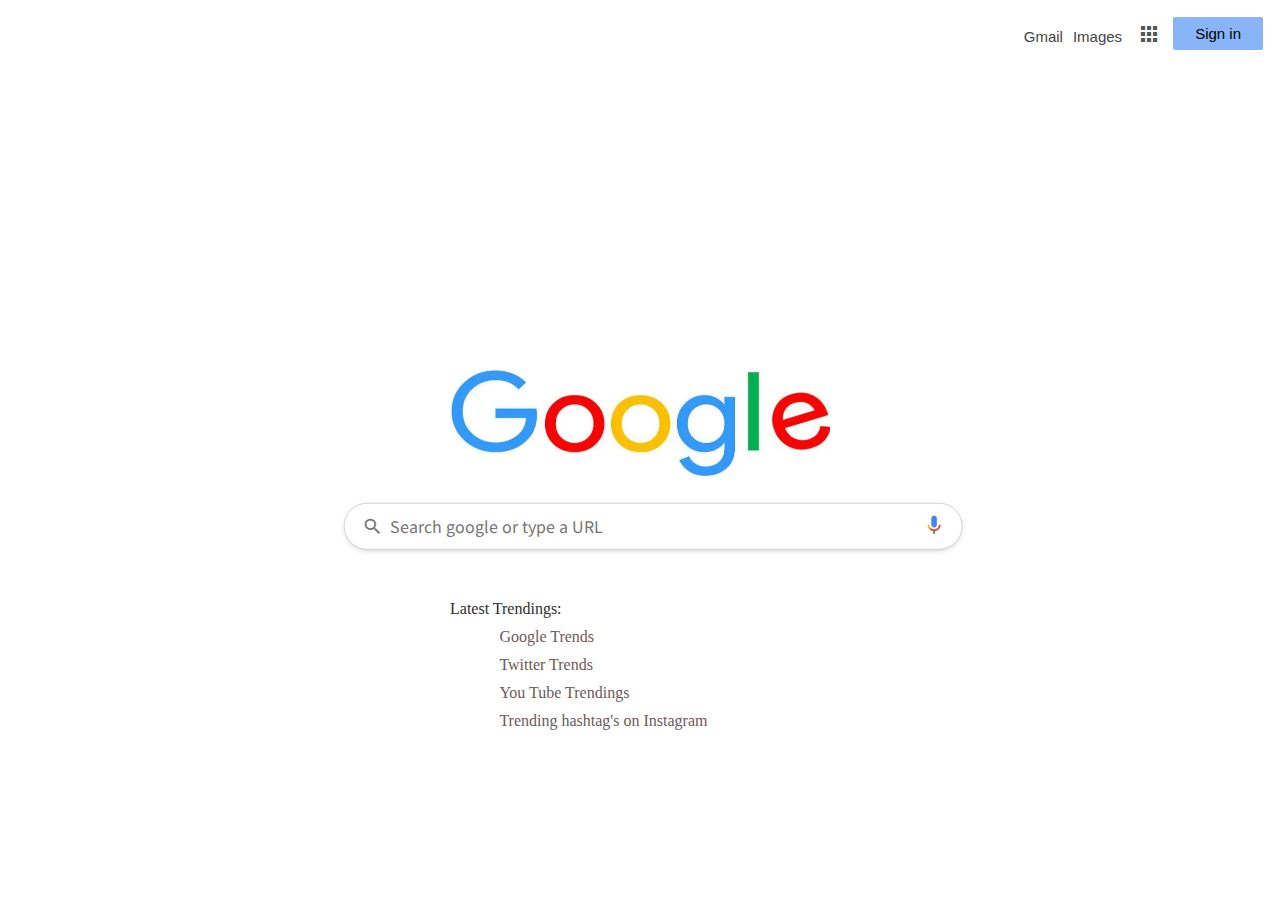
<file: index.html>
<!DOCTYPE html>
<html lang="en" dir="ltr">

<head>
    <link rel="stylesheet" href="https://fonts.googleapis.com/css?family=Noto Sans HK">
    <meta charset="UTF-8">
    <meta http-equiv="X-UA-Compatible" content="IE=edge">
    <meta name="viewport" content="width=device-width, initial-scale=1.0">
    <title>Google Homepage</title>
    <link rel="stylesheet" href="https://fonts.googleapis.com/icon?family=Material+Icons">
    <link rel="stylesheet" href="index.css">
</head>
<body>
    <nav>
        <a href="https://accounts.google.com/ServiceLogin/webreauth?service=mail&passive=1209600&osid=1&continue=https%3A%2F%2Fmail.google.com%2Fmail%2Fu%2F0%2F%3Ftab%3Drm%26ogbl&followup=https%3A%2F%2Fmail.google.com%2Fmail%2Fu%2F0%2F%3Ftab%3Drm%26ogbl&emr=1&authuser=0&flowName=GlifWebSignIn&flowEntry=ServiceLogin"
            class="navtext">Gmail</a>
        <a href="https://www.google.co.in/imghp?hl=en&tab=ri&ogbl" class="navtext">Images</a>
        <a href="https://about.google/products/?tab=rh"><span class="material-icons apps">apps</span></a>
        <a href="signin.html"><button id="sign_in">Sign in</button></a>
    </nav>
    <div class="main">
        <div class="">
            <img src="google.png" alt="" class="google">
        </div>
        <div class="searchb">
            <form id="frmSearch" method="get" action="http://www.google.com/search">
                <input type="text" id="txtSearch" placeholder="Search google or type a URL" name="q">
                <span class="material-icons searchicon">search</span>
                <img src="miclogo.png" alt="" class="mic">
        </div>
        <div class="sbutton">
            <a href="" id="trend">Latest Trendings:</a>
            <a href="https://trends.google.com/trends/?geo=IN" class="trend">Google Trends</a>
            <a href="https://twitter.com/search?q=trending&ref_src=twsrc%5Egoogle%7Ctwcamp%5Eserp%7Ctwgr%5Esearch"
                class="trend">Twitter Trends</a>
            <a href="https://www.youtube.com/feed/trending" class="trend">You Tube Trendings</a>
            <a href="https://www.instagram.com/explore/tags/trending/" class="trend">Trending hashtag's on Instagram</a>
        </div>
    </div>
</body>

</html>
</file>
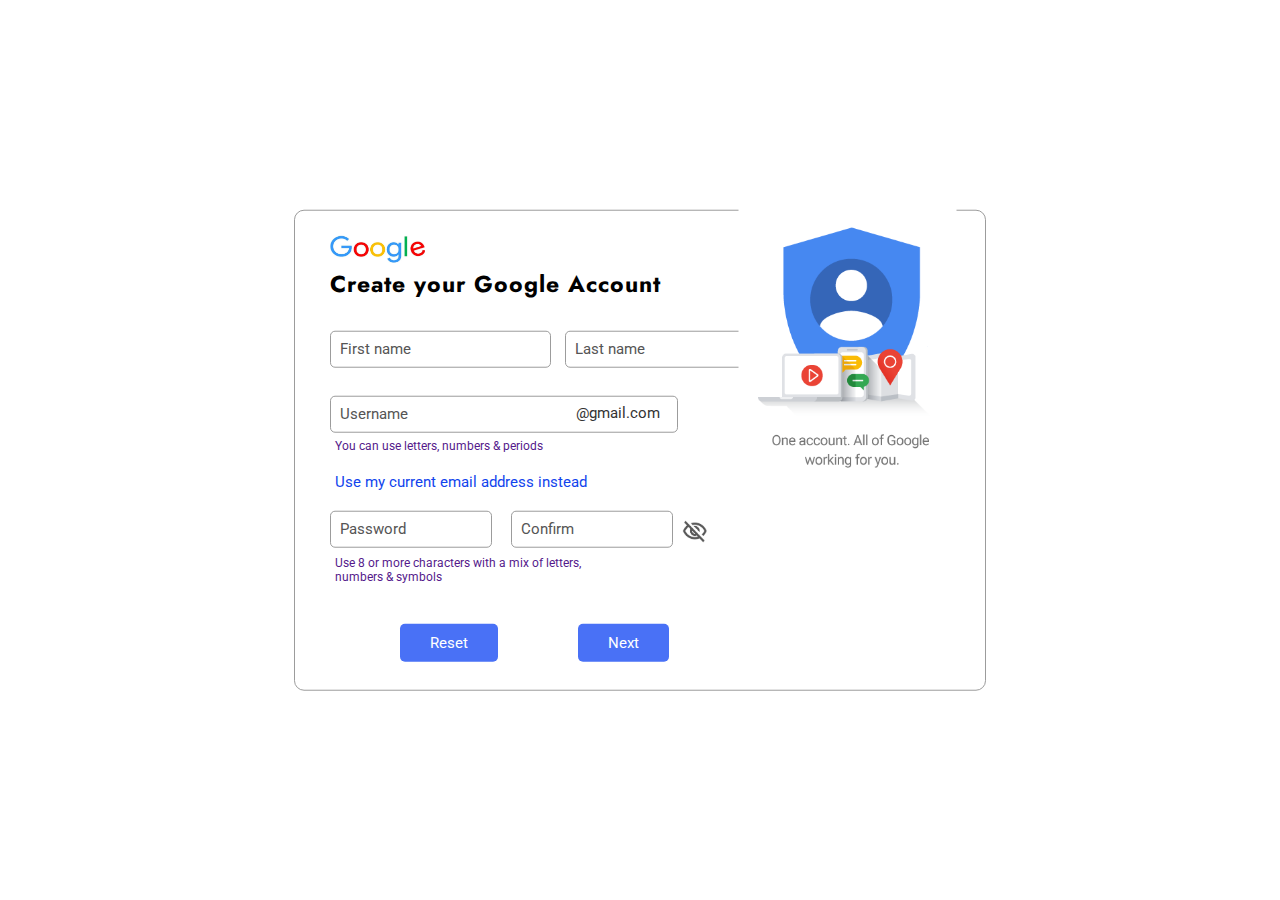
<file: signin.html>
<!DOCTYPE html>
<html lang="en">

<head>
    <meta charset="UTF-8">
    <meta http-equiv="X-UA-Compatible" content="IE=edge">
    <meta name="viewport" content="width=device-width, initial-scale=1.0">
    <title>Googlesignin</title>
    <link rel="stylesheet" href="https://fonts.googleapis.com/css?family=Roboto">
    <link rel="stylesheet" href="https://fonts.googleapis.com/css?family=material Icons">
    <link rel="stylesheet" href="https://fonts.googleapis.com/css?family=Jost:wght@300&display=swap">
    <link rel="stylesheet" href="signin.css">
</head>
<body>
    <div class="main">
        <form action="post" method="post">
            <div class="head">
                <img src="google.png" alt="">
                <h3>Create your Google Account</h3>
            </div>
            <div class="name">
                <input type="name" required>
                <label for="">First name</label>
            </div>
            <div class="name">
                <input type="name" required>
                <label for="">Last name</label>
            </div>
            <div class="user-name">
                <input type="username" required>
                <label for="">Username</label>
                <span class="gmail">@gmail.com</span>
            </div>
            <a href="" class="line1">You can use letters, numbers & periods</a>
            <a href="" class="line2">Use my current email address instead</a>
            <div class="pass">
                <input type="password" class="pasword" id="pass1" required>
                <label for="">Password</label>
            </div>
            <div class="pass">
                <input type="password" class="pasword" id="pass2" required>
                <label class="confirm">Confirm</label>
            </div>
            <div class="iconeye">
                <img src="eyehide.png" onclick="show();" id="eye" alt="">
            </div>
            <a href="" class="line3">Use 8 or more characters with a mix of letters, numbers & symbols</a>
            <div class="input">
                <a href="signin.html">Reset</a>
                <a href="" onclick="matchPassword()">Next</a>
           <!-- <button><a href="google.html" onclick="matchPassword()">Next</a></button> -->
            </div>
        </form>
        <div class="side-image"> 
            <img src="sideimage.png" alt="" class="side-logo">
        </div> 
    </div>
    <script type="text/javascript">
        function show() {
            var password = document.getElementById('pass1');
            confirm = document.getElementById('pass2');
            image = document.getElementById('eye');

            if (password.type === "password", confirm.type === "password") {
                password.type = "text";
                confirm.type = "text";
                image.setAttribute('src', 'eyeshow.png');

            } else if (password.type === "text", confirm.type === "text") {
                password.type = "password";
                confirm.type = "password";
                image.setAttribute('src', 'eyehide.png');
            }
        }
        function matchPassword() {
            var password = document.getElementById('pass1');
            var confirm = document.getElementById('pass2');
            if (password.value != confirm.value) {
                alert("Passwords did not match");
            }
            else {
                window.open('google.html');
            }
        }
    </script>
</body>

</html>
</file>
<file: index.css>
body {
    margin: 0;
    padding: 0;
    background: #fff;
}

nav {
    display: flex;
    flex-direction: row;
    justify-content: end;
    align-items: flex-end;
    justify-content: flex-end;
    margin: 15px 15px;
}

#sign_in {
    color: black;
    background: #8ab4f8;
    padding: 8px 22px;
    margin-bottom: 10px;
    border: 2px solid #fff;
    border-radius: 4px;
    font-size: 15px;
}

#sign_in:hover {
    cursor: pointer;
    background: #fff;
    border: 2px solid black;
    color: black;
}

.main {
    position: absolute;
    top: 70%;
    left: 50%;
    transform: translate(-50%, -100%);
}

.google {
    position: relative;
    width: 380px;
    top: 80px;
}

.searchb {
    margin-top: 80px;
    width: 140%;
    height: 45px;
    position: absolute;
    transform: translate(-20%, 50%);
}

input[type="text"] {
    position: absolute;
    width: 100%;
    height: 100%;
    left: 0;
    border-radius: 50px;
    border: 1px solid #d5d4d4;
    outline: none;
    padding: 0 40px 0 45px;
    font-size: 16px;
    font-family: noto sans hk;
    box-shadow: 0 2px 10px -7px #000;
}

.searchicon {
    top: 13px;
    left: 18px;
    color: #777;
    font-size: 21px;
    z-index: 1;
    position: absolute;
}

.mic {
    position: absolute;
    width: 13px;
    right: -65px;
    top: 13px;
}

.mic:hover {
    cursor: pointer;
}

.sbutton input {
    padding: 5px 10px;
}


#trend {
    color: rgb(47, 45, 45);
    display: flex;
    flex-direction: column;
    margin-top: 100px;
    position: relative;
    top: 100px;
    text-decoration: none;
    cursor: auto;
}

.trend {
    color: rgb(107, 90, 90);
    display: flex;
    flex-direction: column;
    margin-top: 10px;
    margin-left: 13%;
    position: relative;
    top: 100px;
    text-decoration: none;
}

.trend:hover {
    cursor: pointer;
    color: rgb(47, 45, 45);
}

input[type="button"] {
    background: #ebe8e8;
    border: none;
    padding: 8px 20px;
    margin: 10px;
    color: #4e4d4d;
    border-radius: 5px;
    outline: none;
}

input[type="button"]:hover {
    box-shadow: 0 0 2px #000;
    color: #000;
    background: #ede8e8;
}

nav {
    float: right;
    font-family: arial;
    font-size: 13px;
}

.avatar {
    width: 35px;
    border-radius: 50%;
    margin: 10px 20px 0 0;
}

.navtext {
    color: #444;
    text-decoration: none;
    top: -12px;
    position: relative;
    margin: 5px;
    font-size: 15px;
}

.navtext:hover {
    font-size: 14px;
}

.apps {
    position: relative;
    margin: 10px;
    top: -6px;
    color: #555;
    cursor: pointer;
}

/* media queries */
@media screen and (max-width:650px) {
    nav {
        margin-right: -20px;
    }

    .google {
        width: 230px;
    }
}

@media screen and (max-width:300px) {
    .google {
        width: 190px;
    }

    .searchb {
        width: 90%;
    }

    .searchb input {
        font-size: 13px;
    }
}
</file>
<file: signin.css>
body {
    margin: 0;
    padding: 0;
    background: #fff;
}

.main{
    display: flex;
}

form {
    position: absolute;
    top: 50%;
    left: 50%;
    transform: translate(-50%, -50%);
    border: 1px solid #9c9c9c;
    border-radius: 10px;
    /* width: 750px; */
    width: 50%;
    padding: 25px;
    background: #fff;
}

.logo {
    width: 100px;
    padding: 5px 0;
    margin: 0 0 0 -15px;
}

.head {
    padding-left: 10px;
}

.head img {
    width: 15%;
}

.head h3 {
    margin: 0;
    font-size: 23px;
    font-family: jost;
    position: relative;
    letter-spacing: 1px;
}

input {
    outline: none;
    border: 1px solid #9c9c9c;
    border-radius: 5px;
    padding: 0 10px;
    height: 35px;
    font-size: 15px;
}

input:focus {
    border: 1.5px solid #1f52f9;
}

.name {
    display: inline-block;
}

input[type="name"] {
    display: block;
    margin: 30px 0 0 10px;
}

input[type="username"] {
    display: block;
    width: 51%;
    margin: 10px 0 0 10px;
}

.gmail {
    position: relative;
    display: block;
    top: -47px;
    left: 40%;
    font-family: roboto;
    color: #333;
    font-size: 15px;
    cursor: default;
}

.pass {
    display: inline-block;
}

.pasword {
    display: block;
    width: 140px;
    margin: 0 5px 0 10px;
}

label {
    position: relative;
    font-family: roboto;
    color: #555;
    font-size: 15px;
    pointer-events: none;
    left: 20px;
    top: -28px;
    transition: .2s all;
}

.user-name span{
    display: flex;
}

input:focus~label,
input:valid~label {
    top: -49px;
    left: 15px;
    background: #fff;
    padding: 0 5px;
    font-size: 10px;
    color: #1f52f9;
}

a {
    position: relative;
    font-family: roboto;
    text-decoration: none;
    display: block;
}

.line1 {
    font-size: 12px;
    margin: -30px 0 0 15px;
}

.line2 {
    color: #1144ed;
    font-size: 15px;
    margin: 20px 0 20px 15px;
}

.line3 {
    font-size: 12px;
    margin: -10px 0 0 15px;
    width: 45%;
}

.line4 {
    font-size: 15px;
    margin: 20px 8px;
    color: #4971f6;
    display: inline-block;
    font-family: arial rounded mt;
}

.input {
    display: flex;
    flex-direction: row;
}

.input a {
    background: #4971f6;
    color: #fff;
    border: none;
    padding: 10px 30px;
    border-radius: 5px;
    margin: 40px 0 3px 80px;
    cursor: pointer;
    font-size: 15px;
}

.input a:hover {
    background: #254fdb;
}

.iconeye {
    display: inline-block;
}

#eye {
    display: block;
    position: relative;
    top: -18px;
    width: 27px;
    cursor: pointer;
}

.side-image {
    display: inline-block;
    position: relative;
    top: 50px;
    left: 45%;
    transform: translate(50%, 50%);
}

.side-logo {
    width: 67%;
}
@media  screen and (max-width:970px) {
    .user-name span{
        display: none;
    }
    .line1{
        margin: 0 0 0 15px;
    }
}
</file>
